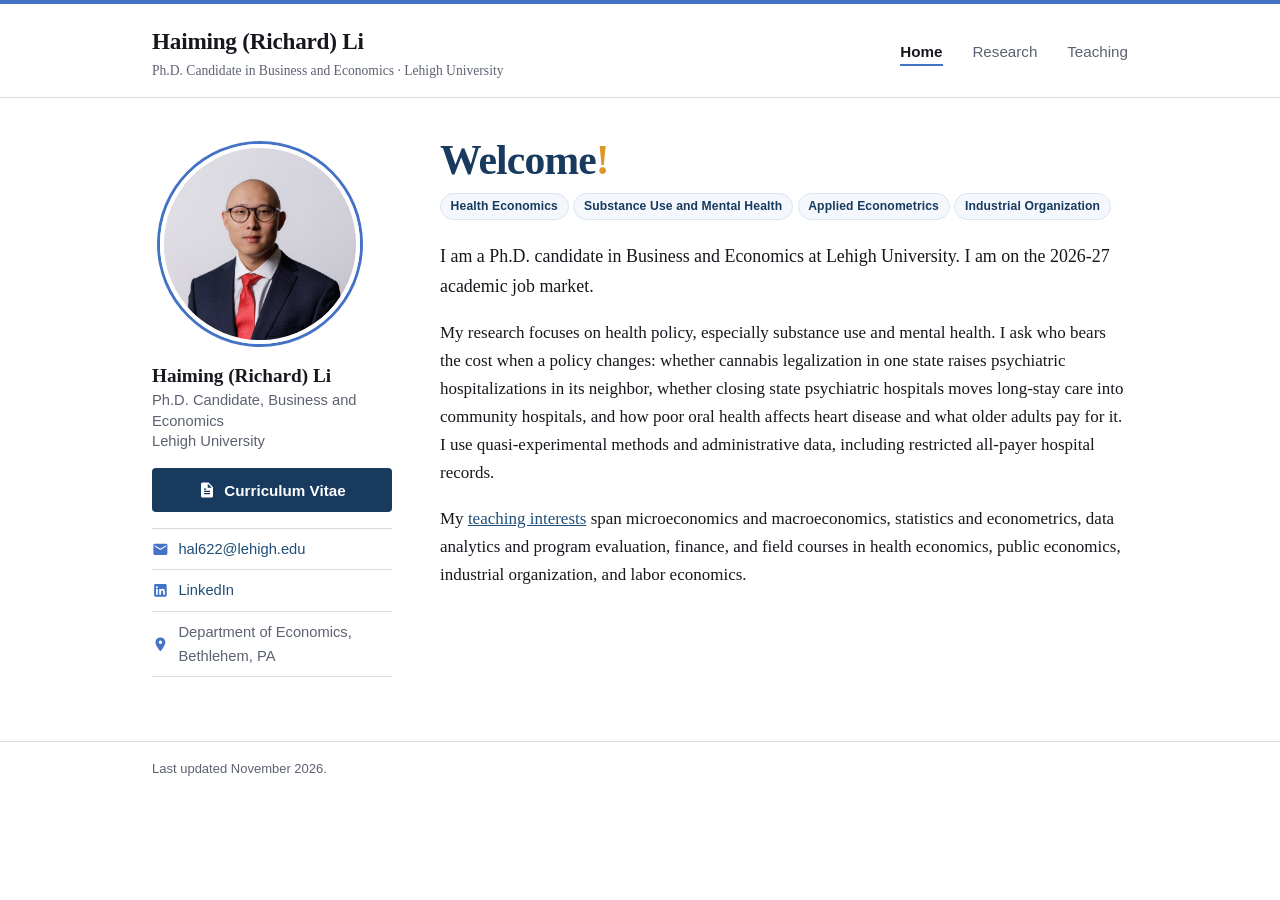
<file: index.html>
<!DOCTYPE html>
<html lang="en">
<head>
<meta charset="utf-8">
<meta name="viewport" content="width=device-width, initial-scale=1">
<title>Haiming Li | Health Economics | Lehigh University</title>
<meta name="description" content="Haiming Li is a Ph.D. candidate in Business and Economics at Lehigh University on the 2026-27 academic job market. His research is in health economics, focusing on substance use policy and mental health.">
<link rel="canonical" href="https://haimingli.com/">
<link rel="stylesheet" href="style.css">
<script type="application/ld+json">
{
  "@context": "https://schema.org",
  "@type": "Person",
  "name": "Haiming Li",
  "alternateName": "Richard Li",
  "jobTitle": "Ph.D. Candidate in Business and Economics",
  "url": "https://haimingli.com",
  "image": "https://haimingli.com/photo.jpg",
  "email": "hal622@lehigh.edu",
  "affiliation": {
    "@type": "CollegeOrUniversity",
    "name": "Lehigh University",
    "url": "https://www.lehigh.edu"
  },
  "knowsAbout": [
    "Health Economics",
    "Substance Use Policy",
    "Mental Health",
    "Applied Econometrics"
  ],
  "sameAs": [
    "https://www.linkedin.com/in/haiming-li-3b241a414/",
    "https://github.com/haimingli97"
  ]
}
</script>
</head>
<body>

<header class="site-head">
  <div class="wrap head-row">
    <a class="brand" href="index.html">Haiming (Richard) Li<small>Ph.D. Candidate in Business and Economics &middot; Lehigh University</small></a>
    <nav>
      <a href="index.html" aria-current="page">Home</a>
      <a href="research.html">Research</a>
      <a href="teaching.html">Teaching</a>
    </nav>
  </div>
</header>

<main class="wrap home">

  <aside class="profile">
    <img class="portrait" src="photo.jpg" alt="Haiming Li" width="400" height="400">
    <p class="who"><strong>Haiming (Richard) Li</strong><span>Ph.D. Candidate, Business and Economics</span><span>Lehigh University</span></p>
    <a class="cv-button" href="cv.pdf">
      <svg viewBox="0 0 24 24" width="18" height="18" aria-hidden="true" fill="currentColor"><path d="M14 2H6a2 2 0 0 0-2 2v16a2 2 0 0 0 2 2h12a2 2 0 0 0 2-2V8zm-1 7V3.5L18.5 9zM8 13h8v1.5H8zm0 3h8v1.5H8zm0-6h3v1.5H8z"/></svg>
      Curriculum Vitae
    </a>
    <ul class="contact-list">
      <li><svg viewBox="0 0 24 24" aria-hidden="true"><path d="M20 4H4a2 2 0 0 0-2 2v12a2 2 0 0 0 2 2h16a2 2 0 0 0 2-2V6a2 2 0 0 0-2-2zm0 4-8 5-8-5V6l8 5 8-5z"/></svg><a href="mailto:hal622@lehigh.edu">hal622@lehigh.edu</a></li>
      <li><svg viewBox="0 0 24 24" aria-hidden="true"><path d="M19 3a2 2 0 0 1 2 2v14a2 2 0 0 1-2 2H5a2 2 0 0 1-2-2V5a2 2 0 0 1 2-2zM8.3 10H5.7v8.3h2.6zM7 5.9a1.5 1.5 0 1 0 0 3 1.5 1.5 0 0 0 0-3zm11.3 7.3c0-2.5-1.3-3.6-3.1-3.6a2.7 2.7 0 0 0-2.4 1.3V10h-2.5v8.3h2.6v-4.1c0-1.1.2-2.2 1.6-2.2s1.4 1.3 1.4 2.3v4h2.6z"/></svg><a href="https://www.linkedin.com/in/haiming-li-3b241a414/">LinkedIn</a></li>
      <li><svg viewBox="0 0 24 24" aria-hidden="true"><path d="M12 2a7 7 0 0 0-7 7c0 5.2 7 13 7 13s7-7.8 7-13a7 7 0 0 0-7-7zm0 9.5A2.5 2.5 0 1 1 12 6.5a2.5 2.5 0 0 1 0 5z"/></svg><span>Department of Economics, Bethlehem, PA</span></li>
    </ul>
  </aside>

  <div class="home-main">
    <div class="welcome">
      <h1>Welcome<span class="wave">!</span></h1>
      <ul class="tags">
        <li>Health Economics</li>
        <li>Substance Use and Mental Health</li>
        <li>Applied Econometrics</li>
        <li>Industrial Organization</li>
      </ul>
    </div>

    <p class="lead">I am a Ph.D. candidate in Business and Economics at Lehigh University. I am on the 2026-27 academic job market.</p>

    <p>My research focuses on health policy, especially substance use and mental health. I ask who bears the cost when a policy changes: whether cannabis legalization in one state raises psychiatric hospitalizations in its neighbor, whether closing state psychiatric hospitals moves long-stay care into community hospitals, and how poor oral health affects heart disease and what older adults pay for it. I use quasi-experimental methods and administrative data, including restricted all-payer hospital records.</p>

    <p>My <a href="teaching.html">teaching interests</a> span microeconomics and macroeconomics, statistics and econometrics, data analytics and program evaluation, finance, and field courses in health economics, public economics, industrial organization, and labor economics.</p>
  </div>

</main>

<footer class="site-foot"><div class="wrap">Last updated November 2026.</div></footer>

</body>
</html>
</file>
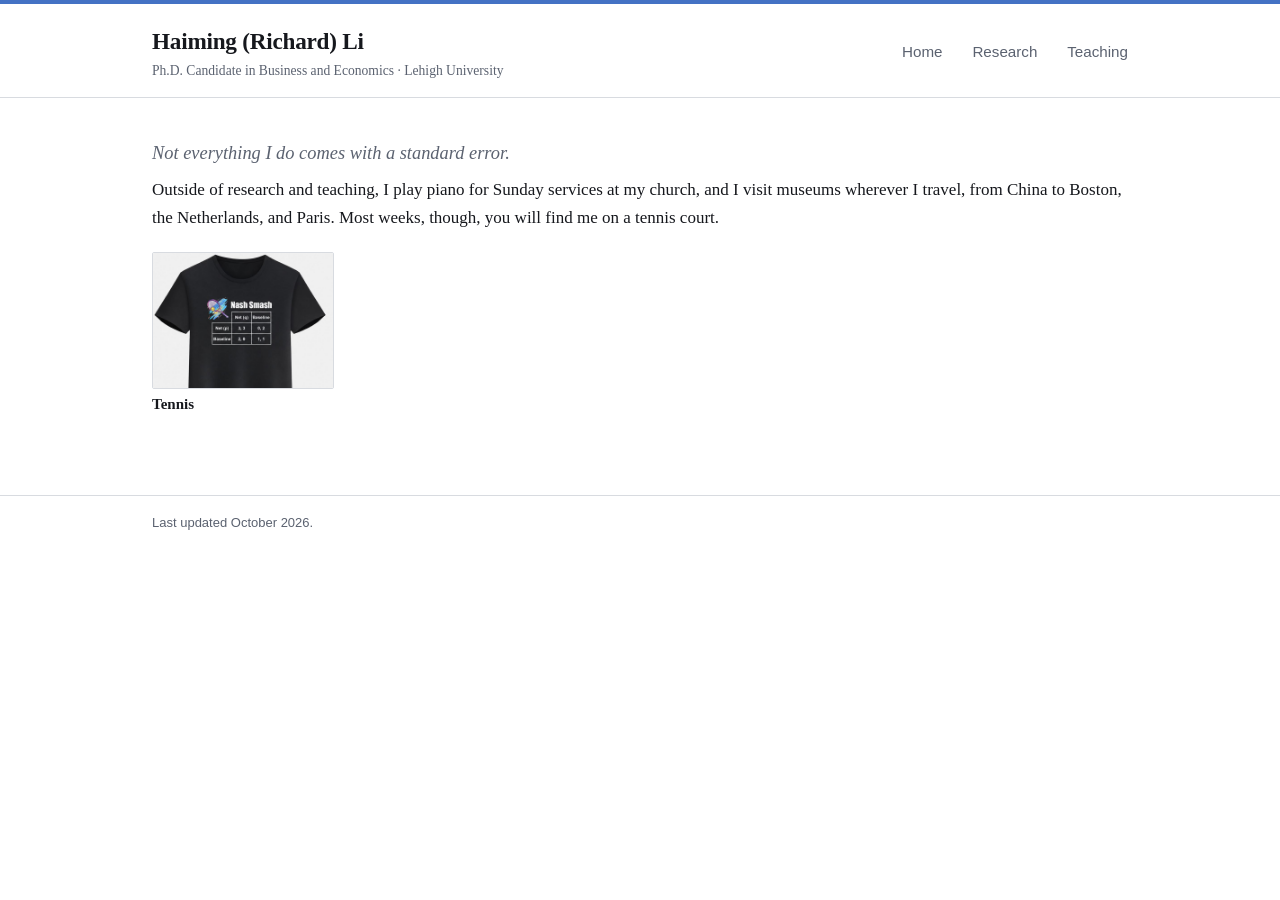
<file: life.html>
<!DOCTYPE html>
<html lang="en">
<head>
<meta charset="utf-8">
<meta name="viewport" content="width=device-width, initial-scale=1">
<title>Haiming Li | Off the Clock</title>
<meta name="description" content="Haiming Li outside of economics: tennis, piano, and museums.">
<link rel="canonical" href="https://haimingli.com/life.html">
<link rel="stylesheet" href="style.css">
</head>
<body>
<header class="site-head">
  <div class="wrap head-row">
    <a class="brand" href="index.html">Haiming (Richard) Li<small>Ph.D. Candidate in Business and Economics &middot; Lehigh University</small></a>
    <nav>
      <a href="index.html">Home</a>
      <a href="research.html">Research</a>
      <a href="teaching.html">Teaching</a>
    </nav>
  </div>
</header>

<main class="wrap">

<p class="lede">Not everything I do comes with a standard error.</p>
<p>Outside of research and teaching, I play piano for Sunday services at my church, and I visit museums wherever I travel, from China to Boston, the Netherlands, and Paris. Most weeks, though, you will find me on a tennis court.</p>
<div class="cards">
  <a class="card" href="tennis.html">
    <img src="img/card-tennis.jpg" alt="The Nash Smash team jersey">
    <span class="card-title">Tennis</span>
  </a>
</div>
<!-- TO ADD A CARD: copy the Tennis block above. Use <img src="img/card-NAME.jpg" alt="...">
     (4:3 photos work best, e.g. 800 x 600) and link it to NAME.html, or use <div class="card"> for no link. -->
</main>

<footer class="site-foot"><div class="wrap">Last updated October 2026.</div></footer>
</body>
</html>
</file>
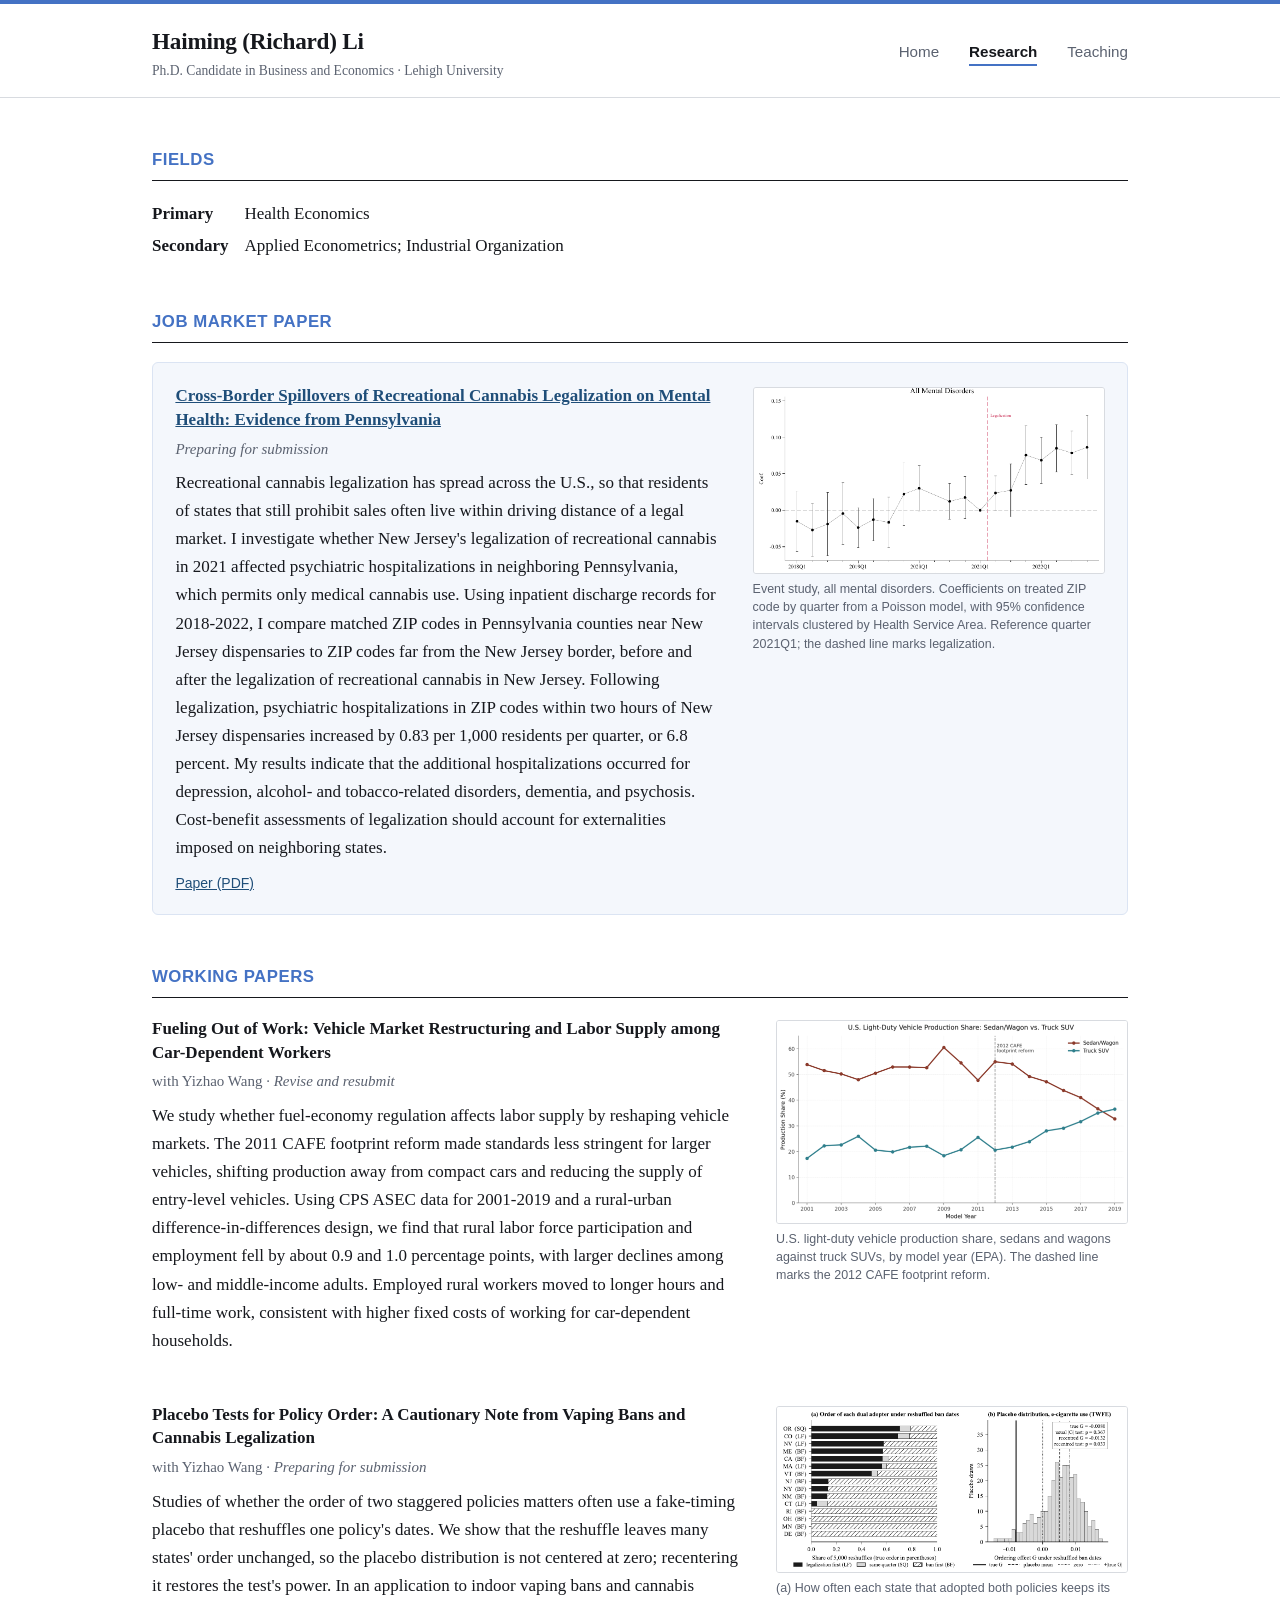
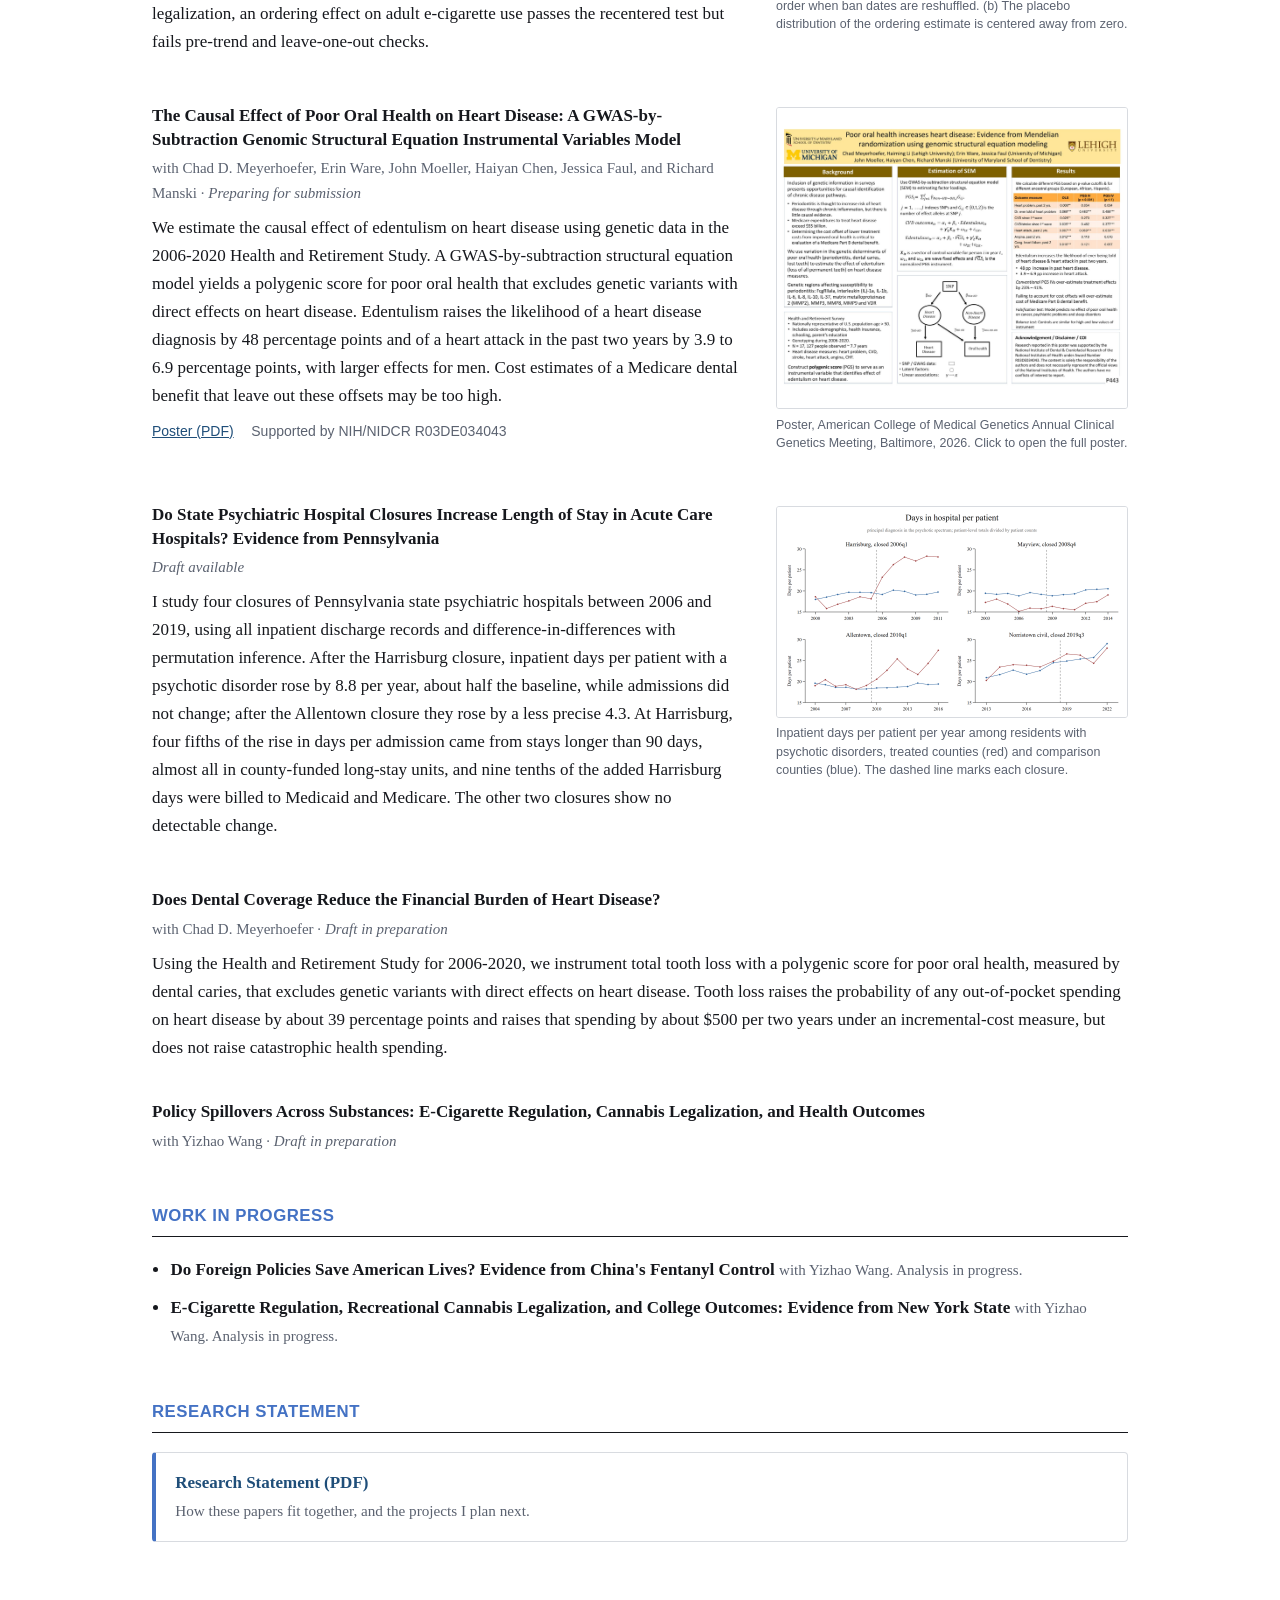
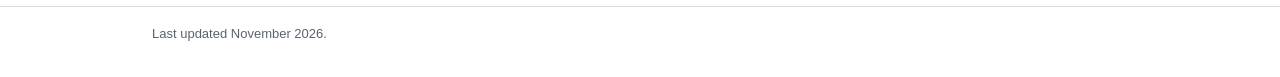
<file: research.html>
<!DOCTYPE html>
<html lang="en">
<head>
<meta charset="utf-8">
<meta name="viewport" content="width=device-width, initial-scale=1">
<title>Haiming Li | Research | Lehigh University</title>
<meta name="description" content="Research by Haiming Li, Lehigh University: cross-border spillovers of cannabis legalization, state psychiatric hospital closures, oral health and heart disease, fuel-economy regulation and labor supply, and placebo tests for policy order.">
<link rel="canonical" href="https://haimingli.com/research.html">
<link rel="stylesheet" href="style.css">
</head>
<body>

<header class="site-head">
  <div class="wrap head-row">
    <a class="brand" href="index.html">Haiming (Richard) Li<small>Ph.D. Candidate in Business and Economics &middot; Lehigh University</small></a>
    <nav>
      <a href="index.html">Home</a>
      <a href="research.html" aria-current="page">Research</a>
      <a href="teaching.html">Teaching</a>
    </nav>
  </div>
</header>

<main class="wrap">

<h2>Fields</h2>

<dl class="fields">
  <dt>Primary</dt><dd>Health Economics</dd>
  <dt>Secondary</dt><dd>Applied Econometrics; Industrial Organization</dd>
</dl>

<h2 id="jmp">Job Market Paper</h2>

<div class="paper with-fig jmp">
  <h3><a href="papers/Li_Haiming_JMP.pdf">Cross-Border Spillovers of Recreational Cannabis Legalization on Mental Health: Evidence from Pennsylvania</a></h3>
  <p class="byline"><span class="status">Preparing for submission</span></p>
  <p class="abstract">Recreational cannabis legalization has spread across the U.S., so that residents of states that still prohibit sales often live within driving distance of a legal market. I investigate whether New Jersey's legalization of recreational cannabis in 2021 affected psychiatric hospitalizations in neighboring Pennsylvania, which permits only medical cannabis use. Using inpatient discharge records for 2018-2022, I compare matched ZIP codes in Pennsylvania counties near New Jersey dispensaries to ZIP codes far from the New Jersey border, before and after the legalization of recreational cannabis in New Jersey. Following legalization, psychiatric hospitalizations in ZIP codes within two hours of New Jersey dispensaries increased by 0.83 per 1,000 residents per quarter, or 6.8 percent. My results indicate that the additional hospitalizations occurred for depression, alcohol- and tobacco-related disorders, dementia, and psychosis. Cost-benefit assessments of legalization should account for externalities imposed on neighboring states.</p>
  <p class="links"><a href="papers/Li_Haiming_JMP.pdf">Paper (PDF)</a></p>
  <figure class="fig">
    <a href="img/research/jmp_event_study.png"><img src="img/research/jmp_event_study.png" alt="Event study of psychiatric hospitalizations in Pennsylvania ZIP codes near New Jersey dispensaries, 2018 to 2022" width="1231" height="649" loading="lazy"></a>
    <figcaption>Event study, all mental disorders. Coefficients on treated ZIP code by quarter from a Poisson model, with 95% confidence intervals clustered by Health Service Area. Reference quarter 2021Q1; the dashed line marks legalization.</figcaption>
  </figure>
</div>

<h2>Working Papers</h2>

<div class="paper with-fig">
  <h3>Fueling Out of Work: Vehicle Market Restructuring and Labor Supply among Car-Dependent Workers</h3>
  <p class="byline">with Yizhao Wang &middot; <span class="status">Revise and resubmit</span></p>
  <p class="abstract">We study whether fuel-economy regulation affects labor supply by reshaping vehicle markets. The 2011 CAFE footprint reform made standards less stringent for larger vehicles, shifting production away from compact cars and reducing the supply of entry-level vehicles. Using CPS ASEC data for 2001-2019 and a rural-urban difference-in-differences design, we find that rural labor force participation and employment fell by about 0.9 and 1.0 percentage points, with larger declines among low- and middle-income adults. Employed rural workers moved to longer hours and full-time work, consistent with higher fixed costs of working for car-dependent households.</p>
  <figure class="fig">
    <a href="img/research/fueling_production_share.png"><img src="img/research/fueling_production_share.png" alt="Production share of sedans and wagons versus truck SUVs in the United States, 2001 to 2019" width="1400" height="805" loading="lazy"></a>
    <figcaption>U.S. light-duty vehicle production share, sedans and wagons against truck SUVs, by model year (EPA). The dashed line marks the 2012 CAFE footprint reform.</figcaption>
  </figure>
</div>

<div class="paper with-fig">
  <h3>Placebo Tests for Policy Order: A Cautionary Note from Vaping Bans and Cannabis Legalization</h3>
  <p class="byline">with Yizhao Wang &middot; <span class="status">Preparing for submission</span></p>
  <p class="abstract">Studies of whether the order of two staggered policies matters often use a fake-timing placebo that reshuffles one policy's dates. We show that the reshuffle leaves many states' order unchanged, so the placebo distribution is not centered at zero; recentering it restores the test's power. In an application to indoor vaping bans and cannabis legalization, an ordering effect on adult e-cigarette use passes the recentered test but fails pre-trend and leave-one-out checks.</p>
  <figure class="fig">
    <a href="img/research/placebo_policy_order.png"><img src="img/research/placebo_policy_order.png" alt="Left: order of each state under reshuffled ban dates. Right: placebo distribution of the ordering estimate" width="1279" height="602" loading="lazy"></a>
    <figcaption>(a) How often each state that adopted both policies keeps its order when ban dates are reshuffled. (b) The placebo distribution of the ordering estimate is centered away from zero.</figcaption>
  </figure>
</div>

<div class="paper with-fig">
  <h3>The Causal Effect of Poor Oral Health on Heart Disease: A GWAS-by-Subtraction Genomic Structural Equation Instrumental Variables Model</h3>
  <p class="byline">with Chad D. Meyerhoefer, Erin Ware, John Moeller, Haiyan Chen, Jessica Faul, and Richard Manski &middot; <span class="status">Preparing for submission</span></p>
  <p class="abstract">We estimate the causal effect of edentulism on heart disease using genetic data in the 2006-2020 Health and Retirement Study. A GWAS-by-subtraction structural equation model yields a polygenic score for poor oral health that excludes genetic variants with direct effects on heart disease. Edentulism raises the likelihood of a heart disease diagnosis by 48 percentage points and of a heart attack in the past two years by 3.9 to 6.9 percentage points, with larger effects for men. Cost estimates of a Medicare dental benefit that leave out these offsets may be too high.</p>
  <p class="links"><a href="papers/Meyerhoefer_Li_ACMG_2026_Poster.pdf">Poster (PDF)</a><span class="note">Supported by NIH/NIDCR R03DE034043</span></p>
  <figure class="fig">
    <a href="papers/Meyerhoefer_Li_ACMG_2026_Poster.pdf"><img src="img/research/acmg_poster.jpg" alt="Conference poster: Poor oral health increases heart disease, evidence from Mendelian randomization" width="1600" height="1371" loading="lazy"></a>
    <figcaption>Poster, American College of Medical Genetics Annual Clinical Genetics Meeting, Baltimore, 2026. Click to open the full poster.</figcaption>
  </figure>
</div>

<div class="paper with-fig">
  <h3>Do State Psychiatric Hospital Closures Increase Length of Stay in Acute Care Hospitals? Evidence from Pennsylvania</h3>
  <p class="byline"><span class="status">Draft available</span></p>
  <p class="abstract">I study four closures of Pennsylvania state psychiatric hospitals between 2006 and 2019, using all inpatient discharge records and difference-in-differences with permutation inference. After the Harrisburg closure, inpatient days per patient with a psychotic disorder rose by 8.8 per year, about half the baseline, while admissions did not change; after the Allentown closure they rose by a less precise 4.3. At Harrisburg, four fifths of the rise in days per admission came from stays longer than 90 days, almost all in county-funded long-stay units, and nine tenths of the added Harrisburg days were billed to Medicaid and Medicare. The other two closures show no detectable change.</p>
  <figure class="fig">
    <a href="img/research/closure_days_per_patient.png"><img src="img/research/closure_days_per_patient.png" alt="Inpatient days per patient per year in treated and comparison counties around four state hospital closures" width="1400" height="840" loading="lazy"></a>
    <figcaption>Inpatient days per patient per year among residents with psychotic disorders, treated counties (red) and comparison counties (blue). The dashed line marks each closure.</figcaption>
  </figure>
</div>

<div class="paper">
  <h3>Does Dental Coverage Reduce the Financial Burden of Heart Disease?</h3>
  <p class="byline">with Chad D. Meyerhoefer &middot; <span class="status">Draft in preparation</span></p>
  <p class="abstract">Using the Health and Retirement Study for 2006-2020, we instrument total tooth loss with a polygenic score for poor oral health, measured by dental caries, that excludes genetic variants with direct effects on heart disease. Tooth loss raises the probability of any out-of-pocket spending on heart disease by about 39 percentage points and raises that spending by about $500 per two years under an incremental-cost measure, but does not raise catastrophic health spending.</p>
</div>

<div class="paper">
  <h3>Policy Spillovers Across Substances: E-Cigarette Regulation, Cannabis Legalization, and Health Outcomes</h3>
  <p class="byline">with Yizhao Wang &middot; <span class="status">Draft in preparation</span></p>
</div>

<h2>Work in Progress</h2>

<ul class="compact">
  <li>
    <strong>Do Foreign Policies Save American Lives? Evidence from China's Fentanyl Control</strong>
    <span class="byline">with Yizhao Wang. Analysis in progress.</span>
  </li>
  <li>
    <strong>E-Cigarette Regulation, Recreational Cannabis Legalization, and College Outcomes: Evidence from New York State</strong>
    <span class="byline">with Yizhao Wang. Analysis in progress.</span>
  </li>
</ul>

<h2>Research Statement</h2>

<a class="doc-link" href="papers/Li_Haiming_Research_Statement.pdf">
  <div><strong>Research Statement (PDF)</strong><span>How these papers fit together, and the projects I plan next.</span></div>
</a>

</main>

<footer class="site-foot"><div class="wrap">Last updated November 2026.</div></footer>

</body>
</html>
</file>
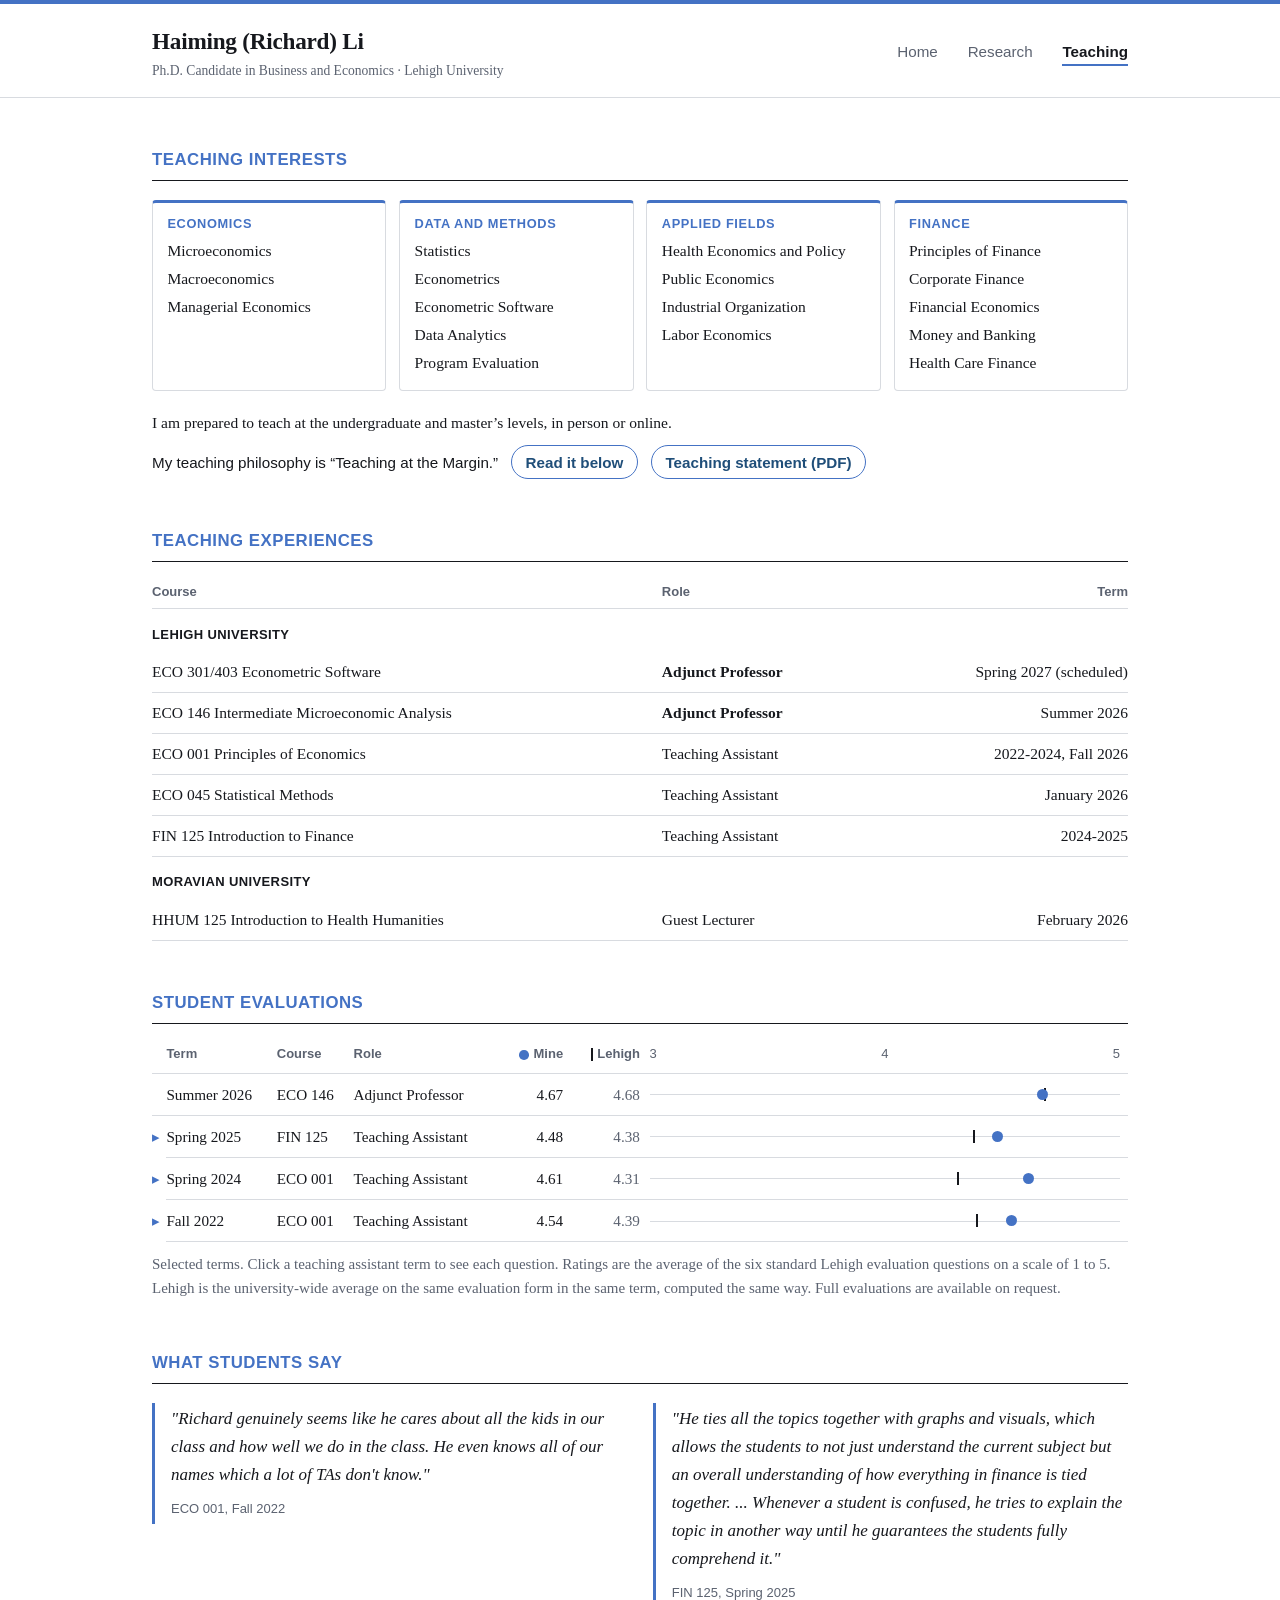
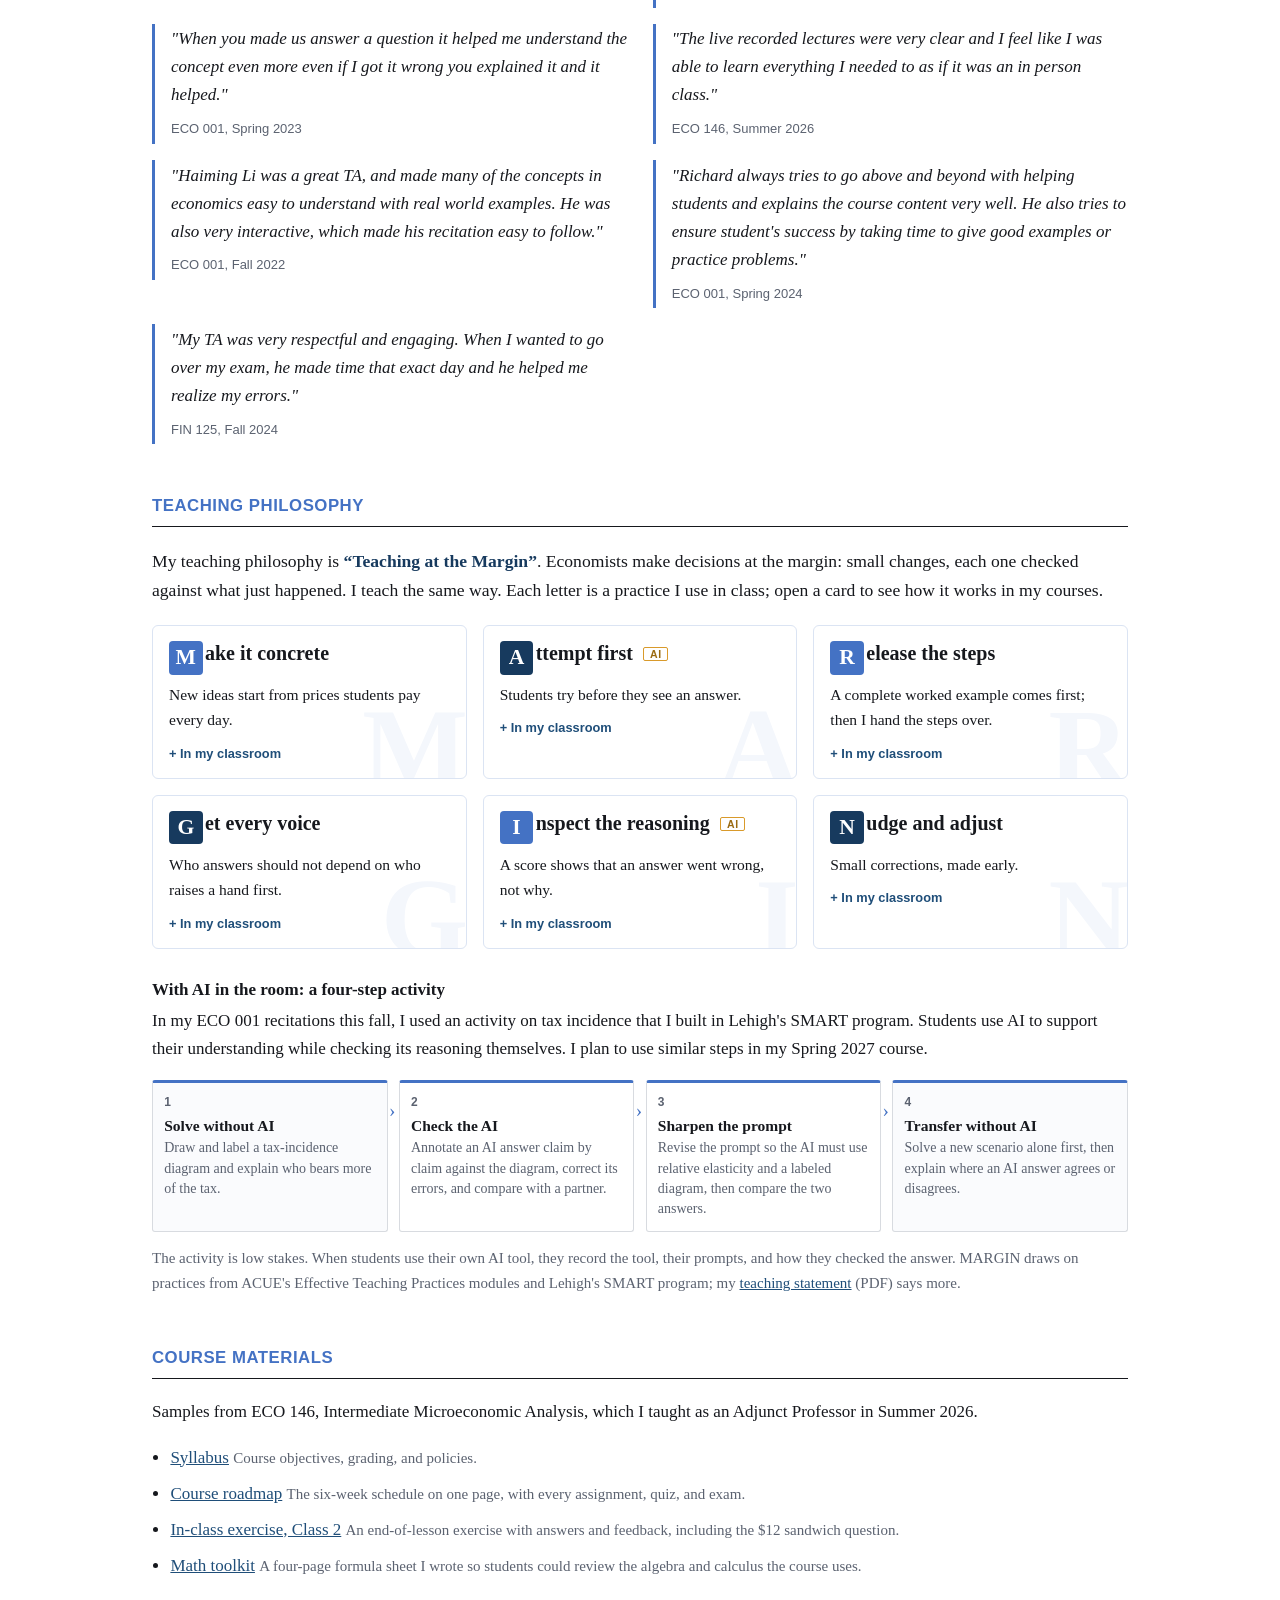
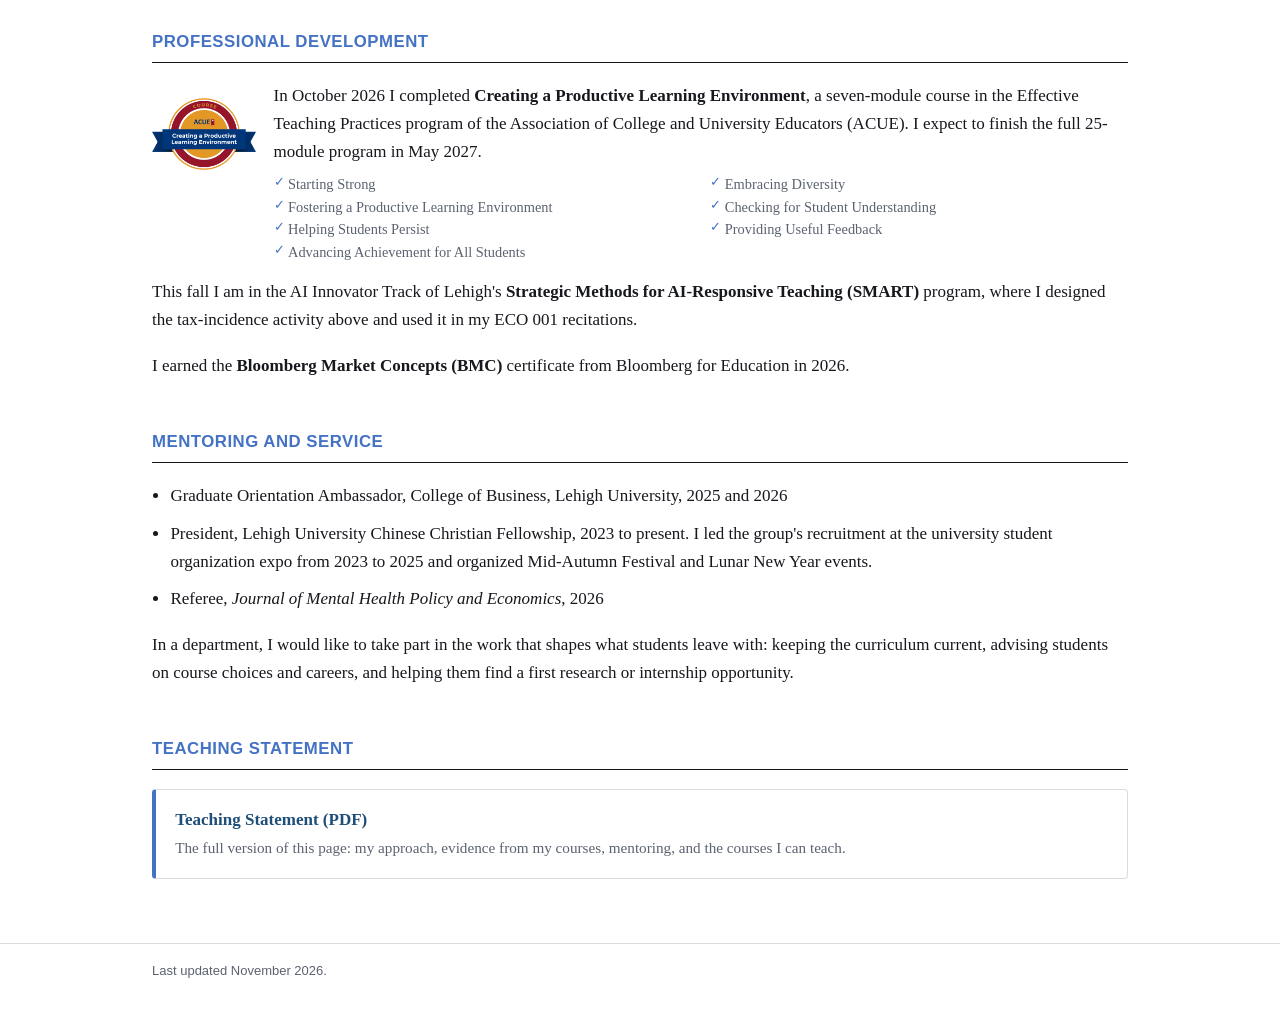
<file: teaching.html>
<!DOCTYPE html>
<html lang="en">
<head>
<meta charset="utf-8">
<meta name="viewport" content="width=device-width, initial-scale=1">
<title>Haiming Li | Teaching | Lehigh University</title>
<meta name="description" content="Haiming Li is a Ph.D. candidate in Business and Economics at Lehigh University and has taught ECO 146, Intermediate Microeconomic Analysis, as an Adjunct Professor and will teach ECO 301/403, Econometric Software, in Spring 2027. His teaching covers microeconomics, statistics, and health economics.">
<link rel="canonical" href="https://haimingli.com/teaching.html">
<link rel="stylesheet" href="style.css">
</head>
<body>

<header class="site-head">
  <div class="wrap head-row">
    <a class="brand" href="index.html">Haiming (Richard) Li<small>Ph.D. Candidate in Business and Economics &middot; Lehigh University</small></a>
    <nav>
      <a href="index.html">Home</a>
      <a href="research.html">Research</a>
      <a href="teaching.html" aria-current="page">Teaching</a>
    </nav>
  </div>
</header>

<main class="wrap">

<h2>Teaching Interests</h2>

<div class="interests">
  <div class="interest">
    <h3>Economics</h3>
    <ul>
      <li>Microeconomics</li>
      <li>Macroeconomics</li>
      <li>Managerial Economics</li>
    </ul>
  </div>
  <div class="interest">
    <h3>Data and Methods</h3>
    <ul>
      <li>Statistics</li>
      <li>Econometrics</li>
      <li>Econometric Software</li>
      <li>Data Analytics</li>
      <li>Program Evaluation</li>
    </ul>
  </div>
  <div class="interest">
    <h3>Applied Fields</h3>
    <ul>
      <li>Health Economics and Policy</li>
      <li>Public Economics</li>
      <li>Industrial Organization</li>
      <li>Labor Economics</li>
    </ul>
  </div>
  <div class="interest">
    <h3>Finance</h3>
    <ul>
      <li>Principles of Finance</li>
      <li>Corporate Finance</li>
      <li>Financial Economics</li>
      <li>Money and Banking</li>
      <li>Health Care Finance</li>
    </ul>
  </div>
</div>

<p class="interest-note">I am prepared to teach at the undergraduate and master&rsquo;s levels, in person or online.</p>

<p class="jump">My teaching philosophy is &ldquo;Teaching at the Margin.&rdquo; <a href="#philosophy">Read it below</a> <a href="teaching/Teaching_Statement_Haiming_Li.pdf">Teaching statement (PDF)</a></p>

<h2>Teaching Experiences</h2>

<table class="courses">
  <thead><tr><th>Course</th><th>Role</th><th>Term</th></tr></thead>
  <tbody>
    <tr class="group"><td colspan="3">Lehigh University</td></tr>
    <tr><td>ECO 301/403 Econometric Software</td><td><strong>Adjunct Professor</strong></td><td>Spring 2027 (scheduled)</td></tr>
    <tr><td>ECO 146 Intermediate Microeconomic Analysis</td><td><strong>Adjunct Professor</strong></td><td>Summer 2026</td></tr>
    <tr><td>ECO 001 Principles of Economics</td><td>Teaching Assistant</td><td>2022-2024, Fall 2026</td></tr>
    <tr><td>ECO 045 Statistical Methods</td><td>Teaching Assistant</td><td>January 2026</td></tr>
    <tr><td>FIN 125 Introduction to Finance</td><td>Teaching Assistant</td><td>2024-2025</td></tr>
    <tr class="group"><td colspan="3">Moravian University</td></tr>
    <tr><td>HHUM 125 Introduction to Health Humanities</td><td>Guest Lecturer</td><td>February 2026</td></tr>
  </tbody>
</table>

<h2>Student Evaluations</h2>

<div class="evals">
  <div class="ev-head"><span>Term</span><span>Course</span><span class="ev-role">Role</span><span class="n"><span class="key-me"></span>Mine</span><span class="n"><span class="key-ref"></span>Lehigh</span><span class="viz axis"><span>3</span><span>4</span><span>5</span></span></div>
  <div class="ev-row"><span>Summer 2026</span><span>ECO 146</span><span class="ev-role">Adjunct Professor</span><span class="n">4.67</span><span class="n muted">4.68</span><span class="viz"><span class="bar"><span class="me" style="left:83.5%"></span><span class="ref" style="left:84.0%"></span></span></span></div>
  <details class="ev-row">
    <summary><span>Spring 2025</span><span>FIN 125</span><span class="ev-role">Teaching Assistant</span><span class="n">4.48</span><span class="n muted">4.38</span><span class="viz"><span class="bar"><span class="me" style="left:74.0%"></span><span class="ref" style="left:69.0%"></span></span></span></summary>
    <div class="ev-detail">
      <div class="ev-q"><span class="ev-qlabel">Presented content in an organized manner</span><span class="n">4.59</span><span class="n muted">4.40</span><span class="viz"><span class="bar"><span class="me" style="left:79.5%"></span><span class="ref" style="left:70.0%"></span></span></span></div>
      <div class="ev-q"><span class="ev-qlabel">Teaching methods helped me understand the material</span><span class="n">4.52</span><span class="n muted">4.31</span><span class="viz"><span class="bar"><span class="me" style="left:76.0%"></span><span class="ref" style="left:65.5%"></span></span></span></div>
      <div class="ev-q"><span class="ev-qlabel">Responsive to difficulties and questions</span><span class="n">4.55</span><span class="n muted">4.48</span><span class="viz"><span class="bar"><span class="me" style="left:77.5%"></span><span class="ref" style="left:74.0%"></span></span></span></div>
      <div class="ev-q"><span class="ev-qlabel">Gave constructive feedback</span><span class="n">4.44</span><span class="n muted">4.34</span><span class="viz"><span class="bar"><span class="me" style="left:72.0%"></span><span class="ref" style="left:67.0%"></span></span></span></div>
      <div class="ev-q"><span class="ev-qlabel">Assignments supported participative learning</span><span class="n">4.25</span><span class="n muted">4.36</span><span class="viz"><span class="bar"><span class="me" style="left:62.5%"></span><span class="ref" style="left:68.0%"></span></span></span></div>
      <div class="ev-q"><span class="ev-qlabel">Increased my knowledge of the subject</span><span class="n">4.55</span><span class="n muted">4.40</span><span class="viz"><span class="bar"><span class="me" style="left:77.5%"></span><span class="ref" style="left:70.0%"></span></span></span></div>
    </div>
  </details>
  <details class="ev-row">
    <summary><span>Spring 2024</span><span>ECO 001</span><span class="ev-role">Teaching Assistant</span><span class="n">4.61</span><span class="n muted">4.31</span><span class="viz"><span class="bar"><span class="me" style="left:80.5%"></span><span class="ref" style="left:65.5%"></span></span></span></summary>
    <div class="ev-detail">
      <div class="ev-q"><span class="ev-qlabel">Presented content in an organized manner</span><span class="n">4.85</span><span class="n muted">4.33</span><span class="viz"><span class="bar"><span class="me" style="left:92.5%"></span><span class="ref" style="left:66.5%"></span></span></span></div>
      <div class="ev-q"><span class="ev-qlabel">Teaching methods helped me understand the material</span><span class="n">4.62</span><span class="n muted">4.21</span><span class="viz"><span class="bar"><span class="me" style="left:81.0%"></span><span class="ref" style="left:60.5%"></span></span></span></div>
      <div class="ev-q"><span class="ev-qlabel">Responsive to difficulties and questions</span><span class="n">4.64</span><span class="n muted">4.43</span><span class="viz"><span class="bar"><span class="me" style="left:82.0%"></span><span class="ref" style="left:71.5%"></span></span></span></div>
      <div class="ev-q"><span class="ev-qlabel">Gave constructive feedback</span><span class="n">4.44</span><span class="n muted">4.25</span><span class="viz"><span class="bar"><span class="me" style="left:72.0%"></span><span class="ref" style="left:62.5%"></span></span></span></div>
      <div class="ev-q"><span class="ev-qlabel">Assignments supported participative learning</span><span class="n">4.38</span><span class="n muted">4.31</span><span class="viz"><span class="bar"><span class="me" style="left:69.0%"></span><span class="ref" style="left:65.5%"></span></span></span></div>
      <div class="ev-q"><span class="ev-qlabel">Increased my knowledge of the subject</span><span class="n">4.74</span><span class="n muted">4.34</span><span class="viz"><span class="bar"><span class="me" style="left:87.0%"></span><span class="ref" style="left:67.0%"></span></span></span></div>
    </div>
  </details>
  <details class="ev-row">
    <summary><span>Fall 2022</span><span>ECO 001</span><span class="ev-role">Teaching Assistant</span><span class="n">4.54</span><span class="n muted">4.39</span><span class="viz"><span class="bar"><span class="me" style="left:77.0%"></span><span class="ref" style="left:69.5%"></span></span></span></summary>
    <div class="ev-detail">
      <div class="ev-q"><span class="ev-qlabel">Presented content in an organized manner</span><span class="n">4.57</span><span class="n muted">4.44</span><span class="viz"><span class="bar"><span class="me" style="left:78.5%"></span><span class="ref" style="left:72.0%"></span></span></span></div>
      <div class="ev-q"><span class="ev-qlabel">Teaching methods helped me understand the material</span><span class="n">4.52</span><span class="n muted">4.32</span><span class="viz"><span class="bar"><span class="me" style="left:76.0%"></span><span class="ref" style="left:66.0%"></span></span></span></div>
      <div class="ev-q"><span class="ev-qlabel">Responsive to difficulties and questions</span><span class="n">4.54</span><span class="n muted">4.51</span><span class="viz"><span class="bar"><span class="me" style="left:77.0%"></span><span class="ref" style="left:75.5%"></span></span></span></div>
      <div class="ev-q"><span class="ev-qlabel">Gave constructive feedback</span><span class="n">4.46</span><span class="n muted">4.31</span><span class="viz"><span class="bar"><span class="me" style="left:73.0%"></span><span class="ref" style="left:65.5%"></span></span></span></div>
      <div class="ev-q"><span class="ev-qlabel">Assignments supported participative learning</span><span class="n">4.46</span><span class="n muted">4.34</span><span class="viz"><span class="bar"><span class="me" style="left:73.0%"></span><span class="ref" style="left:67.0%"></span></span></span></div>
      <div class="ev-q"><span class="ev-qlabel">Increased my knowledge of the subject</span><span class="n">4.69</span><span class="n muted">4.40</span><span class="viz"><span class="bar"><span class="me" style="left:84.5%"></span><span class="ref" style="left:70.0%"></span></span></span></div>
    </div>
  </details>
</div>

<p class="note">Selected terms. Click a teaching assistant term to see each question. Ratings are the average of the six standard Lehigh evaluation questions on a scale of 1 to 5. Lehigh is the university-wide average on the same evaluation form in the same term, computed the same way. Full evaluations are available on request.</p>

<h2>What Students Say</h2>

<div class="quotes">
<blockquote class="quote">
  <p>"Richard genuinely seems like he cares about all the kids in our class and how well we do in the class. He even knows all of our names which a lot of TAs don't know."</p>
  <cite>ECO 001, Fall 2022</cite>
</blockquote>

<blockquote class="quote">
  <p>"He ties all the topics together with graphs and visuals, which allows the students to not just understand the current subject but an overall understanding of how everything in finance is tied together. ... Whenever a student is confused, he tries to explain the topic in another way until he guarantees the students fully comprehend it."</p>
  <cite>FIN 125, Spring 2025</cite>
</blockquote>

<blockquote class="quote">
  <p>"When you made us answer a question it helped me understand the concept even more even if I got it wrong you explained it and it helped."</p>
  <cite>ECO 001, Spring 2023</cite>
</blockquote>

<blockquote class="quote">
  <p>"The live recorded lectures were very clear and I feel like I was able to learn everything I needed to as if it was an in person class."</p>
  <cite>ECO 146, Summer 2026</cite>
</blockquote>

<blockquote class="quote">
  <p>"Haiming Li was a great TA, and made many of the concepts in economics easy to understand with real world examples. He was also very interactive, which made his recitation easy to follow."</p>
  <cite>ECO 001, Fall 2022</cite>
</blockquote>

<blockquote class="quote">
  <p>"Richard always tries to go above and beyond with helping students and explains the course content very well. He also tries to ensure student's success by taking time to give good examples or practice problems."</p>
  <cite>ECO 001, Spring 2024</cite>
</blockquote>

<blockquote class="quote">
  <p>"My TA was very respectful and engaging. When I wanted to go over my exam, he made time that exact day and he helped me realize my errors."</p>
  <cite>FIN 125, Fall 2024</cite>
</blockquote>
</div>

<h2 id="philosophy">Teaching Philosophy</h2>

<p class="margin-intro">My teaching philosophy is <q>Teaching at the Margin</q>. Economists make decisions at the margin: small changes, each one checked against what just happened. I teach the same way. Each letter is a practice I use in class; open a card to see how it works in my courses.</p>

<div class="acrostic">
  <div class="acro" data-letter="M">
    <p class="word"><b>M</b>ake it concrete</p>
    <p class="gist">New ideas start from prices students pay every day.</p>
    <details>
      <summary>In my classroom</summary>
      <p>In ECO 146, students turned the nominal price of a $12 sandwich into a real price in class, then did the same for a $90 textbook rental on the next problem set. <a href="teaching/ECO146_InClass_Exercise_Class2.pdf">See the exercise</a>.</p>
    </details>
  </div>
  <div class="acro" data-letter="A">
    <p class="word"><b>A</b>ttempt first <span class="ai-tag">AI</span></p>
    <p class="gist">Students try before they see an answer.</p>
    <details>
      <summary>In my classroom</summary>
      <p>Every ECO 146 lesson ended with a short exercise that students answered before I showed the solution. In recitation I give two to three minutes of thinking time before anyone speaks.</p>
      <p class="m-ai"><span class="ai-label">With AI:</span> students solve a problem on their own before they ask an AI tool, and solve a new one on their own afterward.</p>
    </details>
  </div>
  <div class="acro" data-letter="R">
    <p class="word"><b>R</b>elease the steps</p>
    <p class="gist">A complete worked example comes first; then I hand the steps over.</p>
    <details>
      <summary>In my classroom</summary>
      <p>Problem Set 2 walked through a market demand problem in six numbered steps. A similar midterm problem gave four prompts, and students supplied the missing steps.</p>
    </details>
  </div>
  <div class="acro" data-letter="G">
    <p class="word"><b>G</b>et every voice</p>
    <p class="gist">Who answers should not depend on who raises a hand first.</p>
    <details>
      <summary>In my classroom</summary>
      <p>I use name cards until I know every student. After thinking time I call on students at random, and a student who is unsure can pass the question to a classmate nearby.</p>
    </details>
  </div>
  <div class="acro" data-letter="I">
    <p class="word"><b>I</b>nspect the reasoning <span class="ai-tag">AI</span></p>
    <p class="gist">A score shows that an answer went wrong, not why.</p>
    <details>
      <summary>In my classroom</summary>
      <p>After the first ECO 001 quiz this fall, students first worked out why they lost points, and my review started from their answers. In office hours, students explain their reasoning before I respond.</p>
      <p class="m-ai"><span class="ai-label">With AI:</span> students check an AI-generated answer claim by claim against their own diagram and correct what it gets wrong.</p>
    </details>
  </div>
  <div class="acro" data-letter="N">
    <p class="word"><b>N</b>udge and adjust</p>
    <p class="gist">Small corrections, made early.</p>
    <details>
      <summary>In my classroom</summary>
      <p>After a hard topic, my follow-up message tells students exactly what to review, such as the meaning of elasticity and the midpoint formula. In ECO 146, automatically graded work showed within a day where the class stood; after the midterm I gave graphing and the calculus of optimization more time and pointed students to a <a href="teaching/ECO146_Math_Toolkit.pdf">math toolkit</a> I wrote.</p>
    </details>
  </div>
</div>

<h3 class="ai-h">With AI in the room: a four-step activity</h3>

<p>In my ECO 001 recitations this fall, I used an activity on tax incidence that I built in Lehigh's SMART program. Students use AI to support their understanding while checking its reasoning themselves. I plan to use similar steps in my Spring 2027 course.</p>

<ol class="ai-flow">
  <li><span class="af-n">1</span><span class="af-t">Solve without AI</span><span class="af-d">Draw and label a tax-incidence diagram and explain who bears more of the tax.</span></li>
  <li><span class="af-n">2</span><span class="af-t">Check the AI</span><span class="af-d">Annotate an AI answer claim by claim against the diagram, correct its errors, and compare with a partner.</span></li>
  <li><span class="af-n">3</span><span class="af-t">Sharpen the prompt</span><span class="af-d">Revise the prompt so the AI must use relative elasticity and a labeled diagram, then compare the two answers.</span></li>
  <li><span class="af-n">4</span><span class="af-t">Transfer without AI</span><span class="af-d">Solve a new scenario alone first, then explain where an AI answer agrees or disagrees.</span></li>
</ol>

<p class="note">The activity is low stakes. When students use their own AI tool, they record the tool, their prompts, and how they checked the answer. MARGIN draws on practices from ACUE's Effective Teaching Practices modules and Lehigh's SMART program; my <a href="teaching/Teaching_Statement_Haiming_Li.pdf">teaching statement</a> (PDF) says more.</p>

<h2>Course Materials</h2>

<p>Samples from ECO 146, Intermediate Microeconomic Analysis, which I taught as an Adjunct Professor in Summer 2026.</p>

<ul class="materials">
  <li><a href="teaching/ECO146_Syllabus_Summer2026.pdf">Syllabus</a> <span class="mat-note">Course objectives, grading, and policies.</span></li>
  <li><a href="teaching/ECO146_Course_Roadmap.pdf">Course roadmap</a> <span class="mat-note">The six-week schedule on one page, with every assignment, quiz, and exam.</span></li>
  <li><a href="teaching/ECO146_InClass_Exercise_Class2.pdf">In-class exercise, Class 2</a> <span class="mat-note">An end-of-lesson exercise with answers and feedback, including the $12 sandwich question.</span></li>
  <li><a href="teaching/ECO146_Math_Toolkit.pdf">Math toolkit</a> <span class="mat-note">A four-page formula sheet I wrote so students could review the algebra and calculus the course uses.</span></li>
</ul>

<h2>Professional Development</h2>

<div class="acue-course">
  <img src="img/acue-course-productive-learning-environment.png" alt="ACUE course badge: Creating a Productive Learning Environment" width="400" height="400">
  <div>
    <p>In October 2026 I completed <strong>Creating a Productive Learning Environment</strong>, a seven-module course in the Effective Teaching Practices program of the Association of College and University Educators (ACUE). I expect to finish the full 25-module program in May 2027.</p>
    <ul class="modules">
      <li>Starting Strong</li>
      <li>Fostering a Productive Learning Environment</li>
      <li>Helping Students Persist</li>
      <li>Advancing Achievement for All Students</li>
      <li>Embracing Diversity</li>
      <li>Checking for Student Understanding</li>
      <li>Providing Useful Feedback</li>
    </ul>
  </div>
</div>

<p>This fall I am in the AI Innovator Track of Lehigh's <strong>Strategic Methods for AI-Responsive Teaching (SMART)</strong> program, where I designed the tax-incidence activity above and used it in my ECO 001 recitations.</p>

<p>I earned the <strong>Bloomberg Market Concepts (BMC)</strong> certificate from Bloomberg for Education in 2026.</p>

<h2>Mentoring and Service</h2>

<ul class="compact">
  <li>Graduate Orientation Ambassador, College of Business, Lehigh University, 2025 and 2026</li>
  <li>President, Lehigh University Chinese Christian Fellowship, 2023 to present. I led the group's recruitment at the university student organization expo from 2023 to 2025 and organized Mid-Autumn Festival and Lunar New Year events.</li>
  <li>Referee, <em>Journal of Mental Health Policy and Economics</em>, 2026</li>
</ul>

<p>In a department, I would like to take part in the work that shapes what students leave with: keeping the curriculum current, advising students on course choices and careers, and helping them find a first research or internship opportunity.</p>

<h2>Teaching Statement</h2>

<a class="doc-link" href="teaching/Teaching_Statement_Haiming_Li.pdf">
  <div><strong>Teaching Statement (PDF)</strong><span>The full version of this page: my approach, evidence from my courses, mentoring, and the courses I can teach.</span></div>
</a>

</main>

<footer class="site-foot"><div class="wrap">Last updated November 2026.</div></footer>

</body>
</html>
</file>
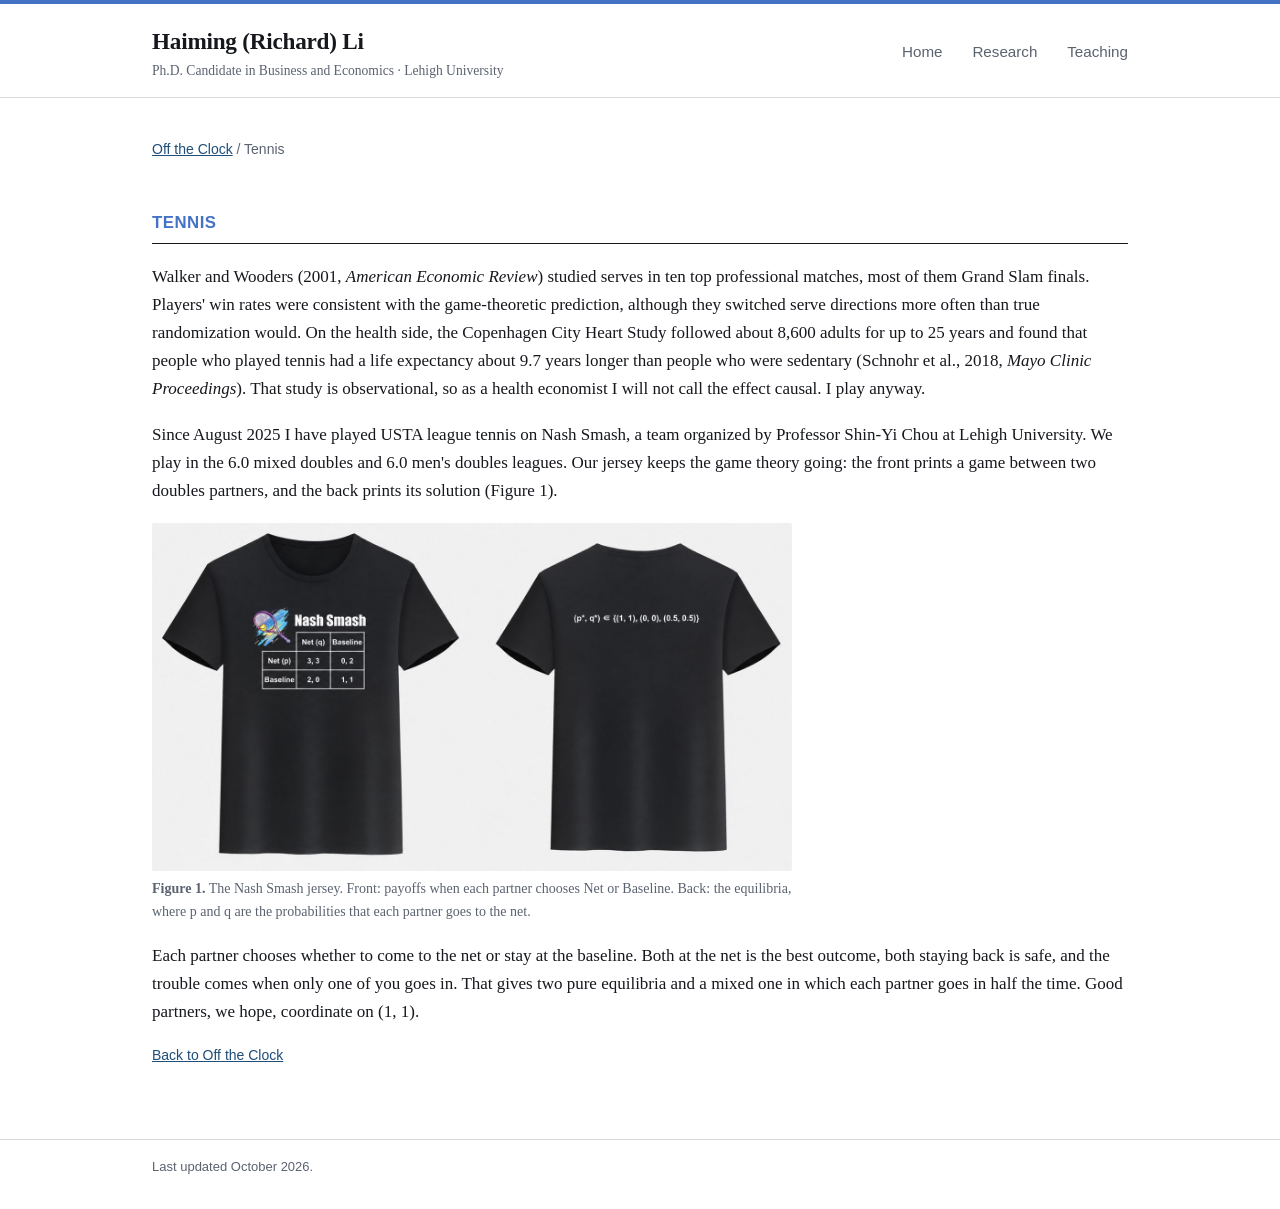
<file: tennis.html>
<!DOCTYPE html>
<html lang="en">
<head>
<meta charset="utf-8">
<meta name="viewport" content="width=device-width, initial-scale=1">
<title>Haiming Li | Tennis</title>
<meta name="description" content="Haiming Li plays USTA league tennis with Nash Smash at Lehigh University.">
<link rel="canonical" href="https://haimingli.com/tennis.html">
<link rel="stylesheet" href="style.css">
</head>
<body>
<header class="site-head">
  <div class="wrap head-row">
    <a class="brand" href="index.html">Haiming (Richard) Li<small>Ph.D. Candidate in Business and Economics &middot; Lehigh University</small></a>
    <nav>
      <a href="index.html">Home</a>
      <a href="research.html">Research</a>
      <a href="teaching.html">Teaching</a>
    </nav>
  </div>
</header>

<main class="wrap">

<p class="crumb"><a href="life.html">Off the Clock</a> / Tennis</p>

<h2>Tennis</h2>

<p>Walker and Wooders (2001, <em>American Economic Review</em>) studied serves in ten top professional matches, most of them Grand Slam finals. Players' win rates were consistent with the game-theoretic prediction, although they switched serve directions more often than true randomization would. On the health side, the Copenhagen City Heart Study followed about 8,600 adults for up to 25 years and found that people who played tennis had a life expectancy about 9.7 years longer than people who were sedentary (Schnohr et al., 2018, <em>Mayo Clinic Proceedings</em>). That study is observational, so as a health economist I will not call the effect causal. I play anyway.</p>

<p>Since August 2025 I have played USTA league tennis on Nash Smash, a team organized by Professor Shin-Yi Chou at Lehigh University. We play in the 6.0 mixed doubles and 6.0 men's doubles leagues. Our jersey keeps the game theory going: the front prints a game between two doubles partners, and the back prints its solution (Figure 1).</p>

<figure class="photo">
  <a href="img/nash-smash-jersey.jpg"><img src="img/nash-smash-jersey.jpg" alt="Nash Smash team jersey. The front shows a two-by-two payoff table for choosing Net or Baseline; the back lists the Nash equilibria."></a>
  <figcaption><strong>Figure 1.</strong> The Nash Smash jersey. Front: payoffs when each partner chooses Net or Baseline. Back: the equilibria, where p and q are the probabilities that each partner goes to the net.</figcaption>
</figure>

<p>Each partner chooses whether to come to the net or stay at the baseline. Both at the net is the best outcome, both staying back is safe, and the trouble comes when only one of you goes in. That gives two pure equilibria and a mixed one in which each partner goes in half the time. Good partners, we hope, coordinate on (1, 1).</p>

<!-- TEAM / SECTIONALS PHOTOS: add one or two here, e.g.
<figure class="photo"><img src="img/tennis-sectionals.jpg" alt="..."><figcaption><strong>Figure 2.</strong> ...</figcaption></figure>
If the team is featured in a magazine, cite and link it here once it is published. -->

<p class="crumb"><a href="life.html">Back to Off the Clock</a></p>

</main>

<footer class="site-foot"><div class="wrap">Last updated October 2026.</div></footer>
</body>
</html>
</file>
<file: style.css>
/* ---------------------------------------------------------------
   Haiming (Richard) Li, academic site
   Plain HTML and CSS. No webfonts, no frameworks.
   Layout widened 2026-10-19: header bar, two-column home page,
   figures beside abstracts on the research page.
   --------------------------------------------------------------- */

:root {
  --ink:    #16181d;
  --muted:  #5b6270;
  --rule:   #d8dbe0;
  --link:   #1f4e79;
  --accent: #4472c4;   /* same blue as the section headings on the CV */
  --deep:   #173a5e;
  --warm:   #d99a2b;   /* small highlights only */
  --tint:   #f4f7fc;
  --bg:     #ffffff;
  --page:   64rem;
  --sans: -apple-system, BlinkMacSystemFont, "Segoe UI", Roboto, Helvetica, Arial, sans-serif;
}

*, *::before, *::after { box-sizing: border-box; }
html { -webkit-text-size-adjust: 100%; }

body {
  margin: 0;
  background: var(--bg);
  color: var(--ink);
  font-family: Charter, "Bitstream Charter", "Sitka Text", Cambria, Georgia, serif;
  font-size: 1.0625rem;
  line-height: 1.65;
}

.wrap { max-width: var(--page); margin: 0 auto; padding: 0 1.5rem; }
main.wrap { padding-top: 2.5rem; padding-bottom: 4rem; }

/* ---- site header ---- */

.site-head {
  border-top: 4px solid var(--accent);
  border-bottom: 1px solid var(--rule);
  background: #fff;
}
.head-row {
  display: flex; align-items: center; justify-content: space-between;
  flex-wrap: wrap; gap: 0.4rem 1.5rem; padding-top: 1.1rem; padding-bottom: 0.9rem;
}
.brand {
  font-size: 1.45rem; font-weight: 600; letter-spacing: -0.01em;
  color: var(--ink); text-decoration: none;
}
.brand:hover { color: var(--link); text-decoration: none; }
.brand small {
  display: block; font-size: 0.85rem; font-weight: 400; color: var(--muted); letter-spacing: 0;
}

nav { font-family: var(--sans); font-size: 0.95rem; }
nav a {
  margin-left: 1.6rem; text-decoration: none; color: var(--muted);
  padding-bottom: 0.2rem; border-bottom: 2px solid transparent;
}
nav a:first-child { margin-left: 0; }
nav a:hover { color: var(--link); border-bottom-color: var(--rule); text-decoration: none; }
nav a[aria-current="page"] { color: var(--ink); font-weight: 600; border-bottom-color: var(--accent); }

/* ---- text ---- */

p { margin: 0 0 1.1rem; }
a { color: var(--link); }
a:hover { text-decoration: underline; }

h2 {
  font-size: 1.05rem; font-weight: 600; letter-spacing: 0.03em; text-transform: uppercase;
  font-family: var(--sans); color: var(--accent);
  margin: 3rem 0 1.2rem; padding-bottom: 0.4rem; border-bottom: 1px solid var(--ink);
  clear: both;
}
main > h2:first-child, .intro + h2 { margin-top: 0.5rem; }
h3 { font-size: 1.0625rem; font-weight: 600; line-height: 1.4; margin: 0 0 0.3rem; }

p.note { color: var(--muted); font-size: 0.9375rem; }
.intro { font-size: 1.1rem; color: var(--ink); max-width: 50rem; }

/* ---- home page ---- */

.home { display: grid; grid-template-columns: 15rem minmax(0, 1fr); gap: 0 3rem; align-items: start; }

.profile { position: sticky; top: 1.5rem; }
.profile img.portrait {
  display: block; width: 12.5rem; height: 12.5rem; object-fit: cover; object-position: 50% 20%;
  border-radius: 50%; border: 4px solid #fff; box-shadow: 0 0 0 3px var(--accent);
  margin: 0.4rem 0 1.2rem 0.5rem;
}
.profile .who { margin: 0 0 1rem; line-height: 1.4; }
.profile .who strong { display: block; font-size: 1.2rem; }
.profile .who span { display: block; color: var(--muted); font-size: 0.92rem; font-family: var(--sans); }

.cv-button {
  display: flex; align-items: center; justify-content: center; gap: 0.5rem;
  margin: 0 0 1rem; padding: 0.6rem 1rem; border-radius: 4px;
  background: var(--deep); color: #fff; text-decoration: none;
  font-family: var(--sans); font-weight: 600; font-size: 0.95rem;
}
.cv-button:hover { background: var(--accent); text-decoration: none; }

ul.contact-list { list-style: none; margin: 0; padding: 0; font-family: var(--sans); font-size: 0.92rem; }
ul.contact-list li { display: flex; align-items: center; gap: 0.6rem; padding: 0.5rem 0; border-bottom: 1px solid var(--rule); }
ul.contact-list li:first-child { border-top: 1px solid var(--rule); }
ul.contact-list svg { width: 1.05rem; height: 1.05rem; flex: none; fill: var(--accent); }
ul.contact-list a { text-decoration: none; }
ul.contact-list a:hover { text-decoration: underline; }
ul.contact-list span { color: var(--muted); }

.welcome { margin: 0 0 0.6rem; }
.welcome h1 {
  font-size: 2.6rem; line-height: 1.1; font-weight: 600; letter-spacing: -0.02em; margin: 0 0 0.6rem;
  color: var(--deep);
}
.welcome h1 .wave { display: inline-block; color: var(--warm); }
.welcome .tags { display: flex; flex-wrap: wrap; gap: 0.3rem; margin: 0 0 1.4rem; padding: 0; list-style: none; }
.welcome .tags li {
  font-family: var(--sans); font-size: 0.76rem; font-weight: 600; letter-spacing: 0.01em; white-space: nowrap;
  color: var(--deep); background: var(--tint); border: 1px solid #dbe4f3; border-radius: 999px; padding: 0.15rem 0.6rem;
}
.lead { font-size: 1.12rem; }
.market {
  border-left: 4px solid var(--warm); background: #fdf8ee; padding: 0.55rem 0.9rem; margin: 0 0 1.2rem;
  font-family: var(--sans); font-size: 0.95rem;
}

/* ---- paper entries ---- */

.paper { margin-bottom: 2.4rem; }
.paper.with-fig { display: grid; grid-template-columns: minmax(0, 1fr) 22rem; gap: 0 2rem; align-items: start; }
.paper.with-fig .fig { grid-column: 2; grid-row: 1 / span 6; }
.paper .byline { color: var(--muted); font-size: 0.9375rem; margin: 0 0 0.5rem; }
.paper .status { font-style: italic; }
.paper .abstract { margin: 0 0 0.6rem; }
.paper .links { font-family: var(--sans); font-size: 0.875rem; margin: 0; }
.paper .links a { margin-right: 1.1rem; }
.paper.jmp { background: var(--tint); border: 1px solid #dbe4f3; border-radius: 6px; padding: 1.3rem 1.4rem 1.2rem; }

figure.fig { margin: 0.2rem 0 0.8rem; }
figure.fig a { display: block; }
figure.fig img { display: block; width: 100%; height: auto; border: 1px solid var(--rule); border-radius: 3px; background: #fff; }
figure.fig figcaption { font-family: var(--sans); font-size: 0.78rem; color: var(--muted); line-height: 1.45; margin-top: 0.4rem; }

.paper-list .paper { margin-bottom: 1.2rem; }

ul.compact { padding-left: 1.15rem; margin: 0 0 1.1rem; }
ul.compact li { margin-bottom: 0.6rem; }
ul.compact .byline { color: var(--muted); font-size: 0.9375rem; }

.fields { display: grid; grid-template-columns: max-content 1fr; gap: 0.25rem 1rem; margin: 0 0 0.5rem; }
.fields dt { font-weight: 600; }
.fields dd { margin: 0; }

.doc-link {
  display: flex; align-items: center; gap: 1rem; padding: 1rem 1.2rem; margin: 0.5rem 0 0;
  border: 1px solid var(--rule); border-left: 4px solid var(--accent); border-radius: 4px; text-decoration: none; color: var(--ink);
}
.doc-link:hover { background: var(--tint); text-decoration: none; }
.doc-link strong { display: block; color: var(--link); }
.doc-link span { color: var(--muted); font-size: 0.95rem; }

/* ---- teaching interests ---- */

.interests { display: grid; grid-template-columns: repeat(4, minmax(0, 1fr)); gap: 0.8rem; margin: 0 0 1.2rem; }
.interest {
  border: 1px solid var(--rule); border-top: 3px solid var(--accent); border-radius: 4px;
  padding: 0.75rem 0.9rem 0.6rem; background: #fff;
}
.interest h3 { font-family: var(--sans); font-size: 0.8rem; text-transform: uppercase; letter-spacing: 0.05em; color: var(--accent); margin: 0 0 0.45rem; }
.interest ul { list-style: none; margin: 0; padding: 0; font-size: 0.97rem; line-height: 1.45; }
.interest li { margin-bottom: 0.35rem; }
.interest li small { display: block; color: var(--muted); font-family: var(--sans); font-size: 0.78rem; }

.jump {
  display: flex; align-items: center; gap: 0.8rem; flex-wrap: wrap;
  font-family: var(--sans); font-size: 0.95rem; margin: 0.4rem 0 0;
}
.jump a {
  text-decoration: none; border: 1px solid var(--accent); border-radius: 999px; padding: 0.2rem 0.85rem; font-weight: 600;
}
.jump a:hover { background: var(--accent); color: #fff; text-decoration: none; }

/* ---- course table ---- */

table.courses { width: 100%; border-collapse: collapse; margin: 0 0 0.9rem; font-size: 0.97rem; }
table.courses th {
  text-align: left; font-weight: 600; color: var(--muted); font-family: var(--sans);
  font-size: 0.8125rem; padding: 0 0.6rem 0.35rem 0; border-bottom: 1px solid var(--rule);
}
table.courses td { padding: 0.45rem 0.6rem 0.45rem 0; vertical-align: top; border-bottom: 1px solid var(--rule); }
table.courses td:last-child, table.courses th:last-child { white-space: nowrap; padding-right: 0; text-align: right; }
table.courses tr.group td {
  border-bottom: none; padding-top: 0.9rem; font-weight: 600; font-family: var(--sans);
  font-size: 0.8125rem; letter-spacing: 0.03em; text-transform: uppercase;
}

/* ---- evaluation table and quotes ---- */

.evals { margin: 0 0 0.6rem; font-size: 0.95rem; }
.ev-head, .evals summary, .ev-row:not(details) {
  display: grid; grid-template-columns: 6.3rem 4.2rem 8.8rem 3.7rem 4.2rem 1fr; gap: 0 0.6rem; align-items: center;
  padding: 0.5rem 0; border-bottom: 1px solid var(--rule);
}
.ev-head { font-weight: 600; color: var(--muted); font-size: 0.8125rem; padding-top: 0; font-family: var(--sans); }
.evals summary { cursor: pointer; list-style: none; }
.evals summary::-webkit-details-marker { display: none; }
.evals summary > span:first-child::before { content: "\25B8"; color: var(--accent); display: inline-block; width: 0.9rem; margin-left: -0.9rem; transition: transform 0.15s; }
.evals details[open] summary > span:first-child::before { transform: rotate(90deg); }
.evals summary:hover { background: var(--tint); }
.ev-detail { padding: 0.3rem 0 0.5rem 0; border-bottom: 1px solid var(--rule); background: #fafbfd; }
.ev-q { display: grid; grid-template-columns: 6.3rem 4.2rem 8.8rem 3.7rem 4.2rem 1fr; gap: 0 0.6rem; align-items: center; padding: 0.22rem 0 0.22rem 0.9rem; font-size: 0.875rem; }
.ev-q .ev-qlabel { grid-column: 1 / 4; color: var(--ink); }
.evals .n { text-align: right; }
.evals .muted { color: var(--muted); }
.evals .viz { min-width: 0; padding-right: 0.5rem; }
.ev-head, .ev-row:not(details), details.ev-row { padding-left: 0.9rem; }
.axis { display: flex; justify-content: space-between; font-weight: 400; }
.key-me, .key-ref { display: inline-block; vertical-align: middle; margin-right: 0.3rem; }
.key-me { width: 0.6rem; height: 0.6rem; border-radius: 50%; background: var(--accent); }
.key-ref { width: 2px; height: 0.8rem; background: var(--ink); }
.bar { position: relative; display: block; width: 100%; height: 0.8rem; }
.bar::before { content: ""; position: absolute; left: 0; right: 0; top: 50%; height: 1px; background: var(--rule); }
.bar .me { position: absolute; top: 50%; width: 0.7rem; height: 0.7rem; margin: -0.35rem 0 0 -0.35rem; background: var(--accent); border-radius: 50%; z-index: 1; }
.bar .ref { position: absolute; top: 0; bottom: 0; width: 2px; margin-left: -1px; background: var(--ink); }

.quotes { display: grid; grid-template-columns: repeat(2, minmax(0, 1fr)); gap: 1rem 1.6rem; }
blockquote.quote { margin: 0; padding: 0.1rem 0 0.1rem 1rem; border-left: 3px solid var(--accent); }
blockquote.quote p { margin: 0 0 0.3rem; font-style: italic; }
blockquote.quote cite { font-style: normal; color: var(--muted); font-size: 0.8125rem; font-family: var(--sans); }

ul.materials { padding-left: 1.15rem; }
ul.materials li { margin-bottom: 0.5rem; }
.mat-note { color: var(--muted); font-size: 0.9375rem; }

/* ---- Teaching philosophy: MARGIN acrostic ---- */

.margin-intro { font-size: 1.1rem; margin-bottom: 1.3rem; }
.margin-intro q { font-weight: 600; color: var(--deep); quotes: "\201C" "\201D"; }

.acrostic { display: grid; grid-template-columns: repeat(3, minmax(0, 1fr)); gap: 1rem; margin: 0 0 1.4rem; }
.acro {
  position: relative; border: 1px solid #dbe4f3; border-radius: 6px; background: #fff;
  padding: 0.9rem 1rem 0.8rem; overflow: hidden;
}
.acro::after {
  content: attr(data-letter); position: absolute; right: -0.15rem; bottom: -1.6rem;
  font-size: 7rem; font-weight: 700; line-height: 1; color: var(--tint); z-index: 0; pointer-events: none;
}
.acro > * { position: relative; z-index: 1; }
.acro .word { font-size: 1.25rem; line-height: 1.2; margin: 0 0 0.45rem; font-weight: 600; }
.acro .word b {
  display: inline-flex; align-items: center; justify-content: center;
  width: 2.1rem; height: 2.1rem; margin-right: 0.15rem; border-radius: 4px;
  background: var(--accent); color: #fff; font-size: 1.35rem; vertical-align: -0.25rem;
}
.acro:nth-child(even) .word b { background: var(--deep); }
.acro .gist { font-size: 0.97rem; margin: 0 0 0.5rem; color: var(--ink); }
.acro details { font-size: 0.93rem; }
.acro summary {
  cursor: pointer; font-family: var(--sans); font-size: 0.8rem; font-weight: 600; color: var(--link);
  list-style: none; display: inline-block;
}
.acro summary::-webkit-details-marker { display: none; }
.acro summary::before { content: "+ "; }
.acro details[open] summary::before { content: "\2212 "; }
.acro details p { margin: 0.4rem 0 0; }
.acro .ai-tag {
  display: inline-block; margin-left: 0.35rem; padding: 0 0.35rem; border-radius: 2px;
  border: 1px solid var(--warm); color: #9a6a12; font-size: 0.66rem; letter-spacing: 0.06em;
  vertical-align: 0.2em; font-weight: 700; font-family: var(--sans);
}
.acro p.m-ai { background: #fdf8ee; border-left: 3px solid var(--warm); padding: 0.3rem 0.6rem; }
.ai-label { font-weight: 600; color: #9a6a12; font-size: 0.85rem; font-family: var(--sans); }

h3.ai-h { margin-top: 1.8rem; }
ol.ai-flow {
  list-style: none; padding: 0; margin: 0.4rem 0 0.9rem;
  display: grid; grid-template-columns: repeat(4, minmax(0, 1fr)); gap: 0.7rem;
}
ol.ai-flow li {
  position: relative; border: 1px solid var(--rule); border-top: 3px solid var(--accent);
  border-radius: 3px; padding: 0.6rem 0.7rem 0.7rem; background: #fff;
  display: flex; flex-direction: column; gap: 0.2rem;
}
ol.ai-flow li:nth-child(1), ol.ai-flow li:nth-child(4) { background: #fafbfd; }
ol.ai-flow li:not(:last-child)::after {
  content: "\203A"; position: absolute; right: -0.55rem; top: 1.1rem;
  color: var(--accent); font-size: 1.2rem; line-height: 1; background: var(--bg); z-index: 1;
}
.af-n { font-family: var(--sans); font-size: 0.75rem; color: var(--muted); font-weight: 600; }
.af-t { font-weight: 600; line-height: 1.25; font-size: 0.97rem; }
.af-d { font-size: 0.875rem; color: var(--muted); line-height: 1.45; }

/* ---- ACUE course badge ---- */

.acue-course { display: grid; grid-template-columns: 6.5rem 1fr; gap: 0 1.1rem; align-items: start; margin-bottom: 1rem; }
.acue-course img { width: 6.5rem; height: auto; display: block; }
.acue-course p { margin-bottom: 0.5rem; }
ul.modules { margin: 0; padding: 0; list-style: none; columns: 2; column-gap: 1.2rem; font-size: 0.9rem; color: var(--muted); }
ul.modules li { break-inside: avoid; padding-left: 0.9rem; position: relative; margin-bottom: 0.15rem; line-height: 1.4; }
ul.modules li::before { content: "\2713"; position: absolute; left: 0; color: var(--accent); font-size: 0.8rem; }

/* ---- Off the Clock pages (hidden) ---- */

p.lede { font-size: 1.15rem; font-style: italic; color: var(--muted); margin-bottom: 0.5rem; }
.minipaper { border: 1px solid var(--rule); border-top: 3px solid var(--accent); padding: 1rem 1.25rem 0.2rem; margin: 0 0 1.5rem; background: #fafbfd; }
.minipaper .mp-title { font-weight: 600; font-size: 1.1rem; text-align: center; margin: 0 0 0.6rem; }
.minipaper .mp-label { text-align: center; font-variant: small-caps; letter-spacing: 0.05em; color: var(--muted); margin: 0 0 0.4rem; }
.cards { display: grid; grid-template-columns: repeat(3, minmax(0, 1fr)); gap: 1rem 0.9rem; margin: 1.25rem 0 1rem; max-width: 36rem; }
.card { display: block; text-decoration: none; color: var(--ink); }
a.card:hover .card-title { color: var(--link); text-decoration: underline; }
.card img, .card-tile { display: block; width: 100%; aspect-ratio: 4 / 3; object-fit: cover; border: 1px solid var(--rule); border-radius: 2px; background: #eef2f9; }
.card-title { display: block; margin-top: 0.4rem; font-size: 0.9375rem; font-weight: 600; line-height: 1.3; }
p.crumb { font-family: var(--sans); font-size: 0.875rem; color: var(--muted); margin: 0 0 0.5rem; }
.aside { border-left: 3px solid var(--accent); background: var(--tint); padding: 0.8rem 1rem 0.1rem; margin: 1.2rem 0 1.4rem; font-size: 0.97rem; }
.aside-title { margin: 0 0 0.35rem; font-weight: 600; color: var(--accent); font-family: var(--sans); font-size: 0.875rem; }
figure.photo { margin: 0 0 1.2rem; max-width: 40rem; }
figure.photo img { display: block; width: 100%; height: auto; border-radius: 2px; }
figure.photo figcaption { color: var(--muted); font-size: 0.875rem; margin-top: 0.35rem; }

/* ---- footer ---- */

footer.site-foot { border-top: 1px solid var(--rule); color: var(--muted); font-size: 0.8125rem; font-family: var(--sans); }
footer.site-foot .wrap { padding-top: 1rem; padding-bottom: 2rem; }

:focus-visible { outline: 2px solid var(--link); outline-offset: 2px; }

/* ---- medium screens ---- */

@media (max-width: 56rem) {
  .paper.with-fig { grid-template-columns: 1fr; }
  .paper.with-fig .fig { grid-column: 1; grid-row: auto; max-width: 32rem; }
  .interests { grid-template-columns: repeat(2, minmax(0, 1fr)); }
  .acrostic { grid-template-columns: repeat(2, minmax(0, 1fr)); }
  ol.ai-flow { grid-template-columns: 1fr 1fr; }
  ol.ai-flow li:nth-child(2)::after { display: none; }
}

@media (max-width: 46rem) {
  .home { grid-template-columns: 1fr; }
  .profile { position: static; display: grid; grid-template-columns: 7.5rem 1fr; gap: 0 1.2rem; align-items: start; margin-bottom: 1.6rem; }
  .profile img.portrait { width: 7rem; height: 7rem; margin: 0.2rem 0 0 0.2rem; grid-row: 1 / span 3; }
  .profile .cv-button, .profile ul.contact-list { grid-column: 2; }
  .quotes { grid-template-columns: 1fr; }
}

/* ---- small screens ---- */

@media (max-width: 34rem) {
  body { font-size: 1rem; }
  .wrap { padding: 0 1rem; }
  main.wrap { padding-top: 1.6rem; }
  .brand { font-size: 1.25rem; }
  nav a { margin-left: 1.1rem; }
  .welcome h1 { font-size: 2.1rem; }
  .profile { grid-template-columns: 1fr; }
  .profile img.portrait { grid-row: auto; width: 7rem; height: 7rem; }
  .profile .cv-button, .profile ul.contact-list { grid-column: 1; }
  .interests, .acrostic { grid-template-columns: 1fr; }
  .paper.jmp { padding: 1rem; }
  .ev-head, .evals summary, .ev-row:not(details) { grid-template-columns: 5.6rem 4rem 3.6rem 3.8rem; }
  .ev-role, .evals .viz { display: none; }
  .ev-q { grid-template-columns: 5.6rem 4rem 3.6rem 3.8rem; padding-left: 0; }
  .ev-q .ev-qlabel { grid-column: 1 / 3; padding-left: 0.5rem; }
  .acue-course { grid-template-columns: 4.5rem 1fr; }
  .acue-course img { width: 4.5rem; }
  ul.modules { columns: 1; }
  .fields { grid-template-columns: 1fr; }
  table.courses td:last-child { white-space: normal; }
}

@media print {
  .site-head nav, footer.site-foot { display: none; }
  a { color: var(--ink); text-decoration: none; }
}
.paper .links .note { color: var(--muted); }
table.courses tr.group td { text-align: left; }
.quotes { align-items: start; }

.interest-note { font-size: 0.97rem; color: var(--ink); margin: 0 0 0.6rem; }
</file>
